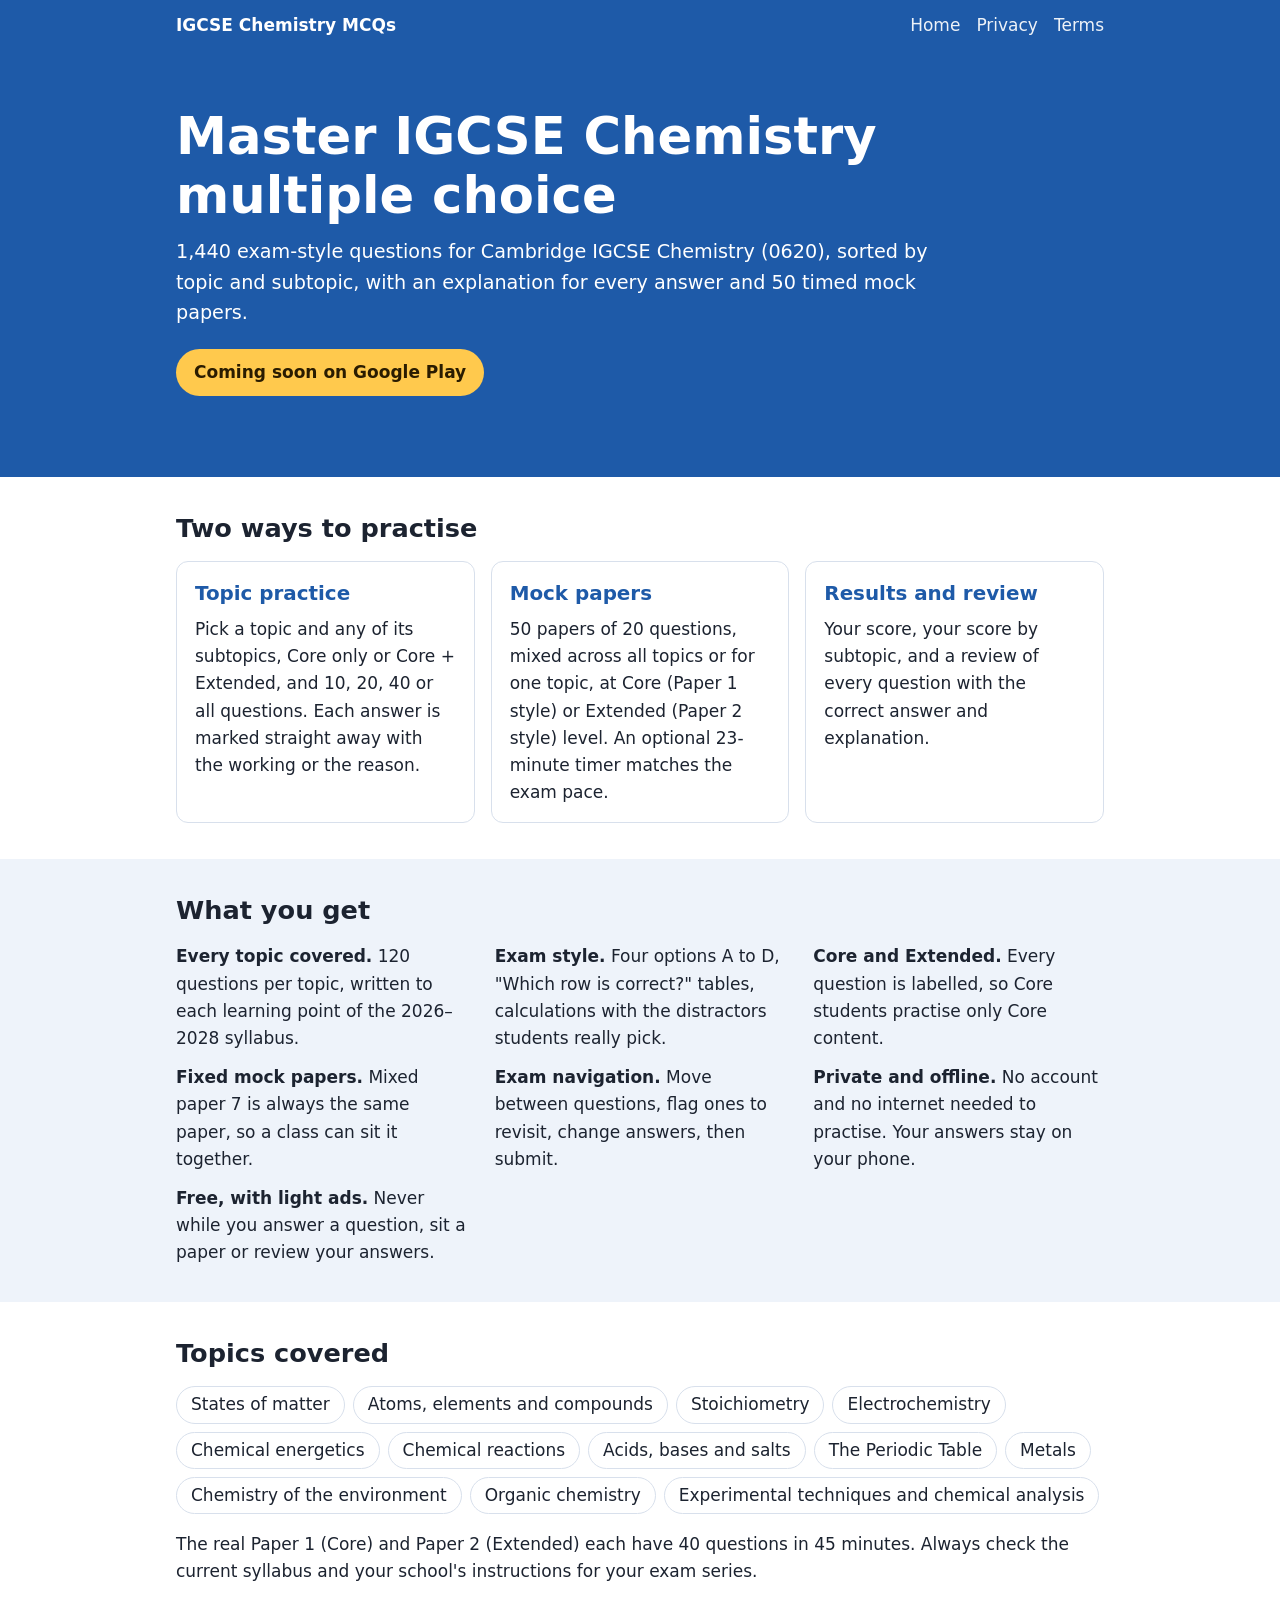
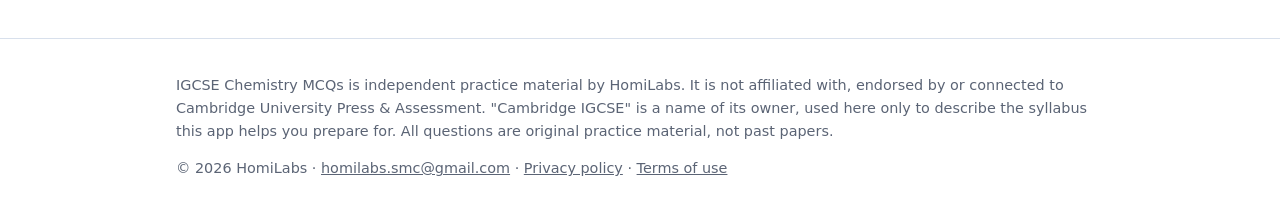
<file: website/index.html>
<!doctype html>
<html lang="en">
<head>
<meta charset="utf-8">
<meta name="viewport" content="width=device-width, initial-scale=1">
<title>IGCSE Chemistry MCQs – topic practice and mock papers</title>
<meta name="description" content="Practise Cambridge IGCSE Chemistry (0620) multiple-choice questions on Android: 1,440 exam-style questions across all twelve topics, topic-wise practice with explanations, and 50 timed mock papers, mixed or by topic. Free, offline, no account.">
<meta property="og:title" content="IGCSE Chemistry MCQs – topic practice and mock papers">
<meta property="og:description" content="1,440 exam-style IGCSE Chemistry MCQs by topic and subtopic, every answer explained, and 50 timed 20-question mock papers for Core and Extended.">
<meta property="og:url" content="https://igcse-chemistry.homilabs.org/">
<meta name="theme-color" content="#1e5aa8">
<link rel="canonical" href="https://igcse-chemistry.homilabs.org/">
<link rel="stylesheet" href="style.css">
</head>
<body>
<header class="top"><div class="wrap">
  <a class="brand" href="index.html">IGCSE Chemistry MCQs</a>
  <nav class="nav"><a href="index.html">Home</a><a href="privacy.html">Privacy</a><a href="terms.html">Terms</a></nav>
</div></header>

<main>
<section class="hero"><div class="wrap">
  <h1>Master IGCSE Chemistry multiple choice</h1>
  <p class="lead">1,440 exam-style questions for Cambridge IGCSE Chemistry (0620), sorted by topic and subtopic, with an explanation for every answer and 50 timed mock papers.</p>
  <p class="cta"><span class="soon">Coming soon on Google Play</span></p>
</div></section>

<section class="wrap" id="modes">
  <h2>Two ways to practise</h2>
  <div class="cards">
    <article><h3>Topic practice</h3><p>Pick a topic and any of its subtopics, Core only or Core + Extended, and 10, 20, 40 or all questions. Each answer is marked straight away with the working or the reason.</p></article>
    <article><h3>Mock papers</h3><p>50 papers of 20 questions, mixed across all topics or for one topic, at Core (Paper 1 style) or Extended (Paper 2 style) level. An optional 23-minute timer matches the exam pace.</p></article>
    <article><h3>Results and review</h3><p>Your score, your score by subtopic, and a review of every question with the correct answer and explanation.</p></article>
  </div>
</section>

<section class="band"><div class="wrap">
  <h2>What you get</h2>
  <ul class="ticks">
    <li><strong>Every topic covered.</strong> 120 questions per topic, written to each learning point of the 2026–2028 syllabus.</li>
    <li><strong>Exam style.</strong> Four options A to D, "Which row is correct?" tables, calculations with the distractors students really pick.</li>
    <li><strong>Core and Extended.</strong> Every question is labelled, so Core students practise only Core content.</li>
    <li><strong>Fixed mock papers.</strong> Mixed paper 7 is always the same paper, so a class can sit it together.</li>
    <li><strong>Exam navigation.</strong> Move between questions, flag ones to revisit, change answers, then submit.</li>
    <li><strong>Private and offline.</strong> No account and no internet needed to practise. Your answers stay on your phone.</li>
    <li><strong>Free, with light ads.</strong> Never while you answer a question, sit a paper or review your answers.</li>
  </ul>
</div></section>

<section class="wrap" id="topics">
  <h2>Topics covered</h2>
  <p class="chips"><span>States of matter</span><span>Atoms, elements and compounds</span><span>Stoichiometry</span><span>Electrochemistry</span><span>Chemical energetics</span><span>Chemical reactions</span><span>Acids, bases and salts</span><span>The Periodic Table</span><span>Metals</span><span>Chemistry of the environment</span><span>Organic chemistry</span><span>Experimental techniques and chemical analysis</span></p>
  <p>The real Paper 1 (Core) and Paper 2 (Extended) each have 40 questions in 45 minutes. Always check the current syllabus and your school's instructions for your exam series.</p>
</section>
</main>
<footer class="foot"><div class="wrap">
  <p>IGCSE Chemistry MCQs is independent practice material by HomiLabs. It is not affiliated with, endorsed by or connected to Cambridge University Press &amp; Assessment. "Cambridge IGCSE" is a name of its owner, used here only to describe the syllabus this app helps you prepare for. All questions are original practice material, not past papers.</p>
  <p>© 2026 HomiLabs · <a href="mailto:homilabs.smc@gmail.com">homilabs.smc@gmail.com</a> · <a href="privacy.html">Privacy policy</a> · <a href="terms.html">Terms of use</a></p>
</div></footer>
</body>
</html>
</file>
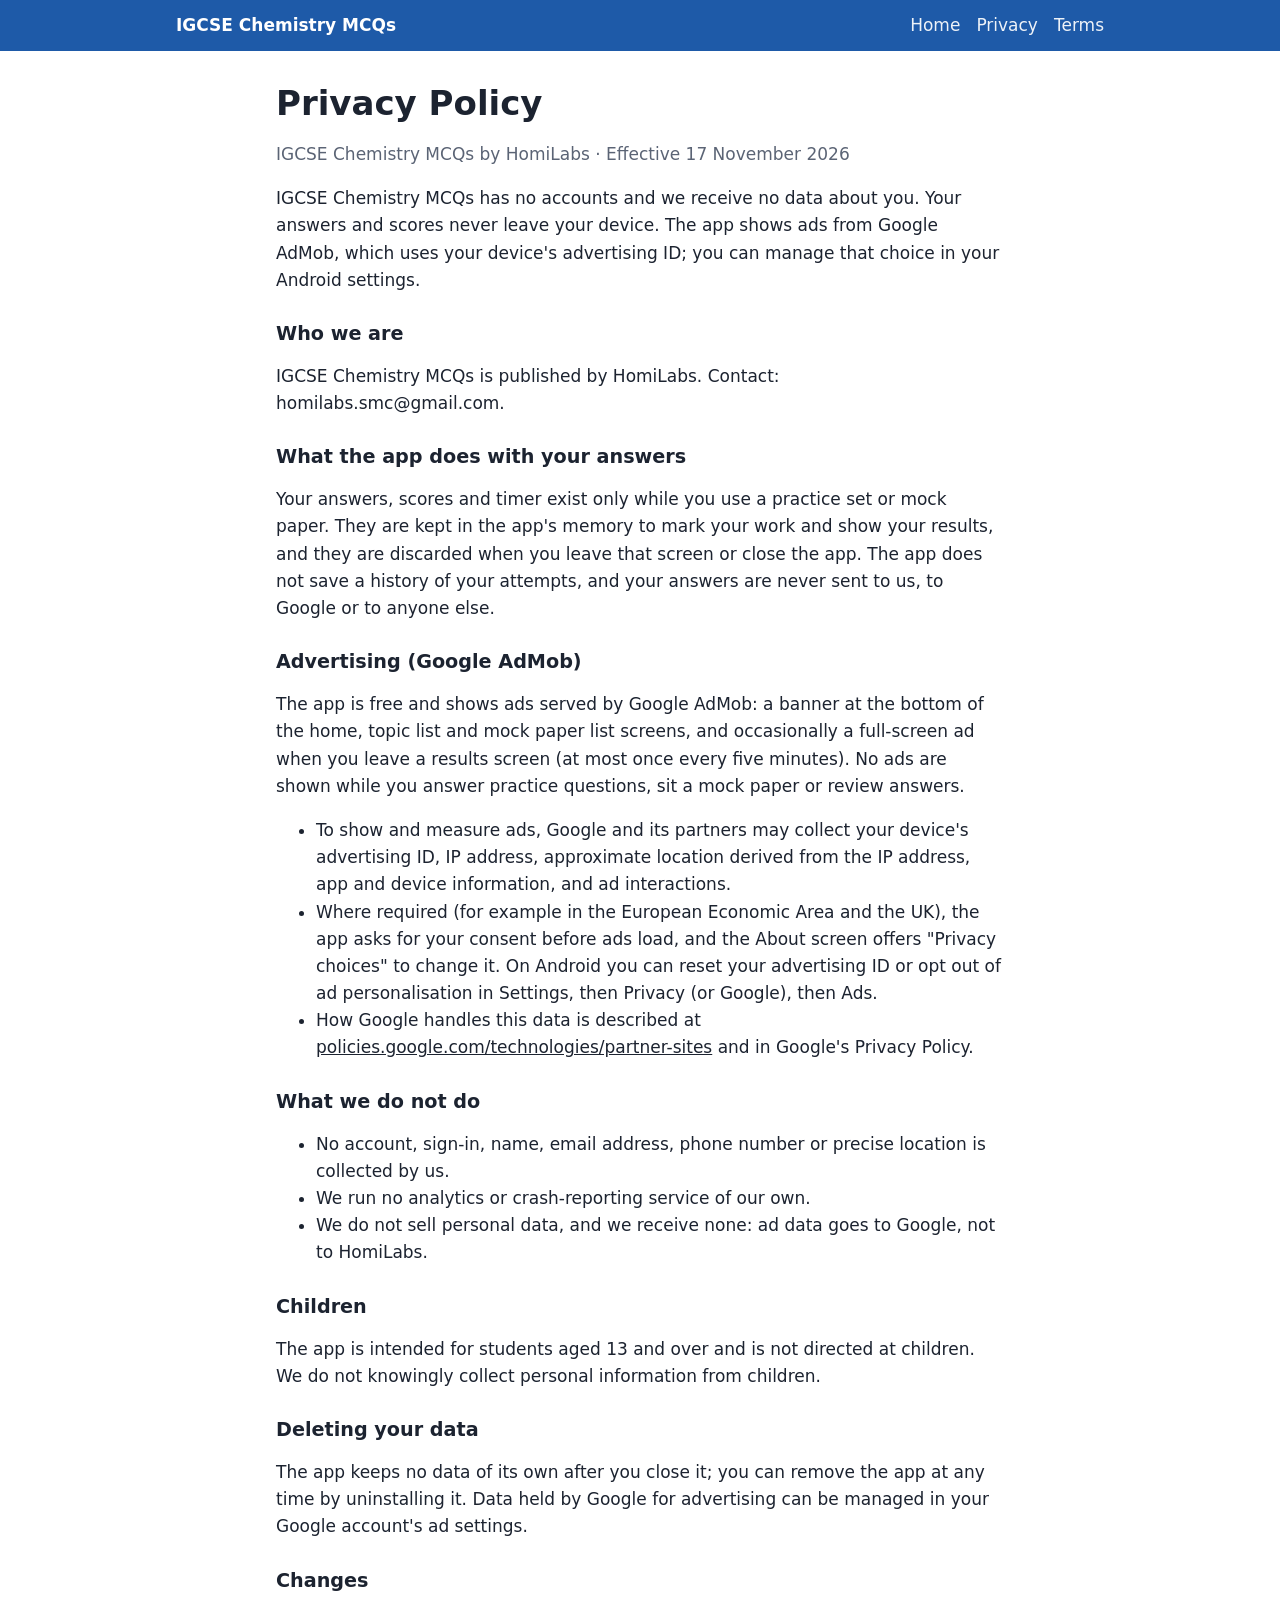
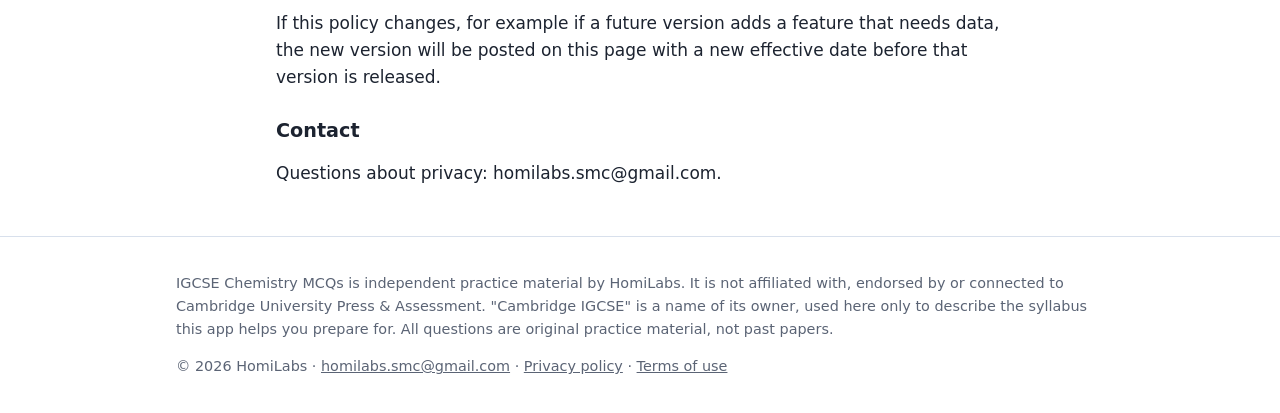
<file: website/privacy.html>
<!doctype html>
<html lang="en">
<head>
<meta charset="utf-8">
<meta name="viewport" content="width=device-width, initial-scale=1">
<title>Privacy Policy – IGCSE Chemistry MCQs</title>
<meta name="description" content="Privacy policy for IGCSE Chemistry MCQs by HomiLabs: no accounts, answers stay on your device, and ads are served by Google AdMob.">
<meta name="theme-color" content="#1e5aa8">
<link rel="canonical" href="https://igcse-chemistry.homilabs.org/privacy.html">
<link rel="stylesheet" href="style.css">
</head>
<body>
<header class="top"><div class="wrap">
  <a class="brand" href="index.html">IGCSE Chemistry MCQs</a>
  <nav class="nav"><a href="index.html">Home</a><a href="privacy.html">Privacy</a><a href="terms.html">Terms</a></nav>
</div></header>
<main class="wrap doc">
<h1>Privacy Policy</h1>
<p class="muted">IGCSE Chemistry MCQs by HomiLabs · Effective 17 November 2026</p>
<p>IGCSE Chemistry MCQs has no accounts and we receive no data about you. Your answers and scores never leave your device. The app shows ads from Google AdMob, which uses your device's advertising ID; you can manage that choice in your Android settings.</p>
<h2>Who we are</h2>
<p>IGCSE Chemistry MCQs is published by HomiLabs. Contact: homilabs.smc@gmail.com.</p>
<h2>What the app does with your answers</h2>
<p>Your answers, scores and timer exist only while you use a practice set or mock paper. They are kept in the app's memory to mark your work and show your results, and they are discarded when you leave that screen or close the app. The app does not save a history of your attempts, and your answers are never sent to us, to Google or to anyone else.</p>
<h2>Advertising (Google AdMob)</h2>
<p>The app is free and shows ads served by Google AdMob: a banner at the bottom of the home, topic list and mock paper list screens, and occasionally a full-screen ad when you leave a results screen (at most once every five minutes). No ads are shown while you answer practice questions, sit a mock paper or review answers.</p>
<ul><li>To show and measure ads, Google and its partners may collect your device's advertising ID, IP address, approximate location derived from the IP address, app and device information, and ad interactions.</li><li>Where required (for example in the European Economic Area and the UK), the app asks for your consent before ads load, and the About screen offers "Privacy choices" to change it. On Android you can reset your advertising ID or opt out of ad personalisation in Settings, then Privacy (or Google), then Ads.</li><li>How Google handles this data is described at <a href="https://policies.google.com/technologies/partner-sites">policies.google.com/technologies/partner-sites</a> and in Google's Privacy Policy.</li></ul>
<h2>What we do not do</h2>
<ul><li>No account, sign-in, name, email address, phone number or precise location is collected by us.</li><li>We run no analytics or crash-reporting service of our own.</li><li>We do not sell personal data, and we receive none: ad data goes to Google, not to HomiLabs.</li></ul>
<h2>Children</h2>
<p>The app is intended for students aged 13 and over and is not directed at children. We do not knowingly collect personal information from children.</p>
<h2>Deleting your data</h2>
<p>The app keeps no data of its own after you close it; you can remove the app at any time by uninstalling it. Data held by Google for advertising can be managed in your Google account's ad settings.</p>
<h2>Changes</h2>
<p>If this policy changes, for example if a future version adds a feature that needs data, the new version will be posted on this page with a new effective date before that version is released.</p>
<h2>Contact</h2>
<p>Questions about privacy: homilabs.smc@gmail.com.</p>
</main>
<footer class="foot"><div class="wrap">
  <p>IGCSE Chemistry MCQs is independent practice material by HomiLabs. It is not affiliated with, endorsed by or connected to Cambridge University Press &amp; Assessment. "Cambridge IGCSE" is a name of its owner, used here only to describe the syllabus this app helps you prepare for. All questions are original practice material, not past papers.</p>
  <p>© 2026 HomiLabs · <a href="mailto:homilabs.smc@gmail.com">homilabs.smc@gmail.com</a> · <a href="privacy.html">Privacy policy</a> · <a href="terms.html">Terms of use</a></p>
</div></footer>
</body>
</html>
</file>
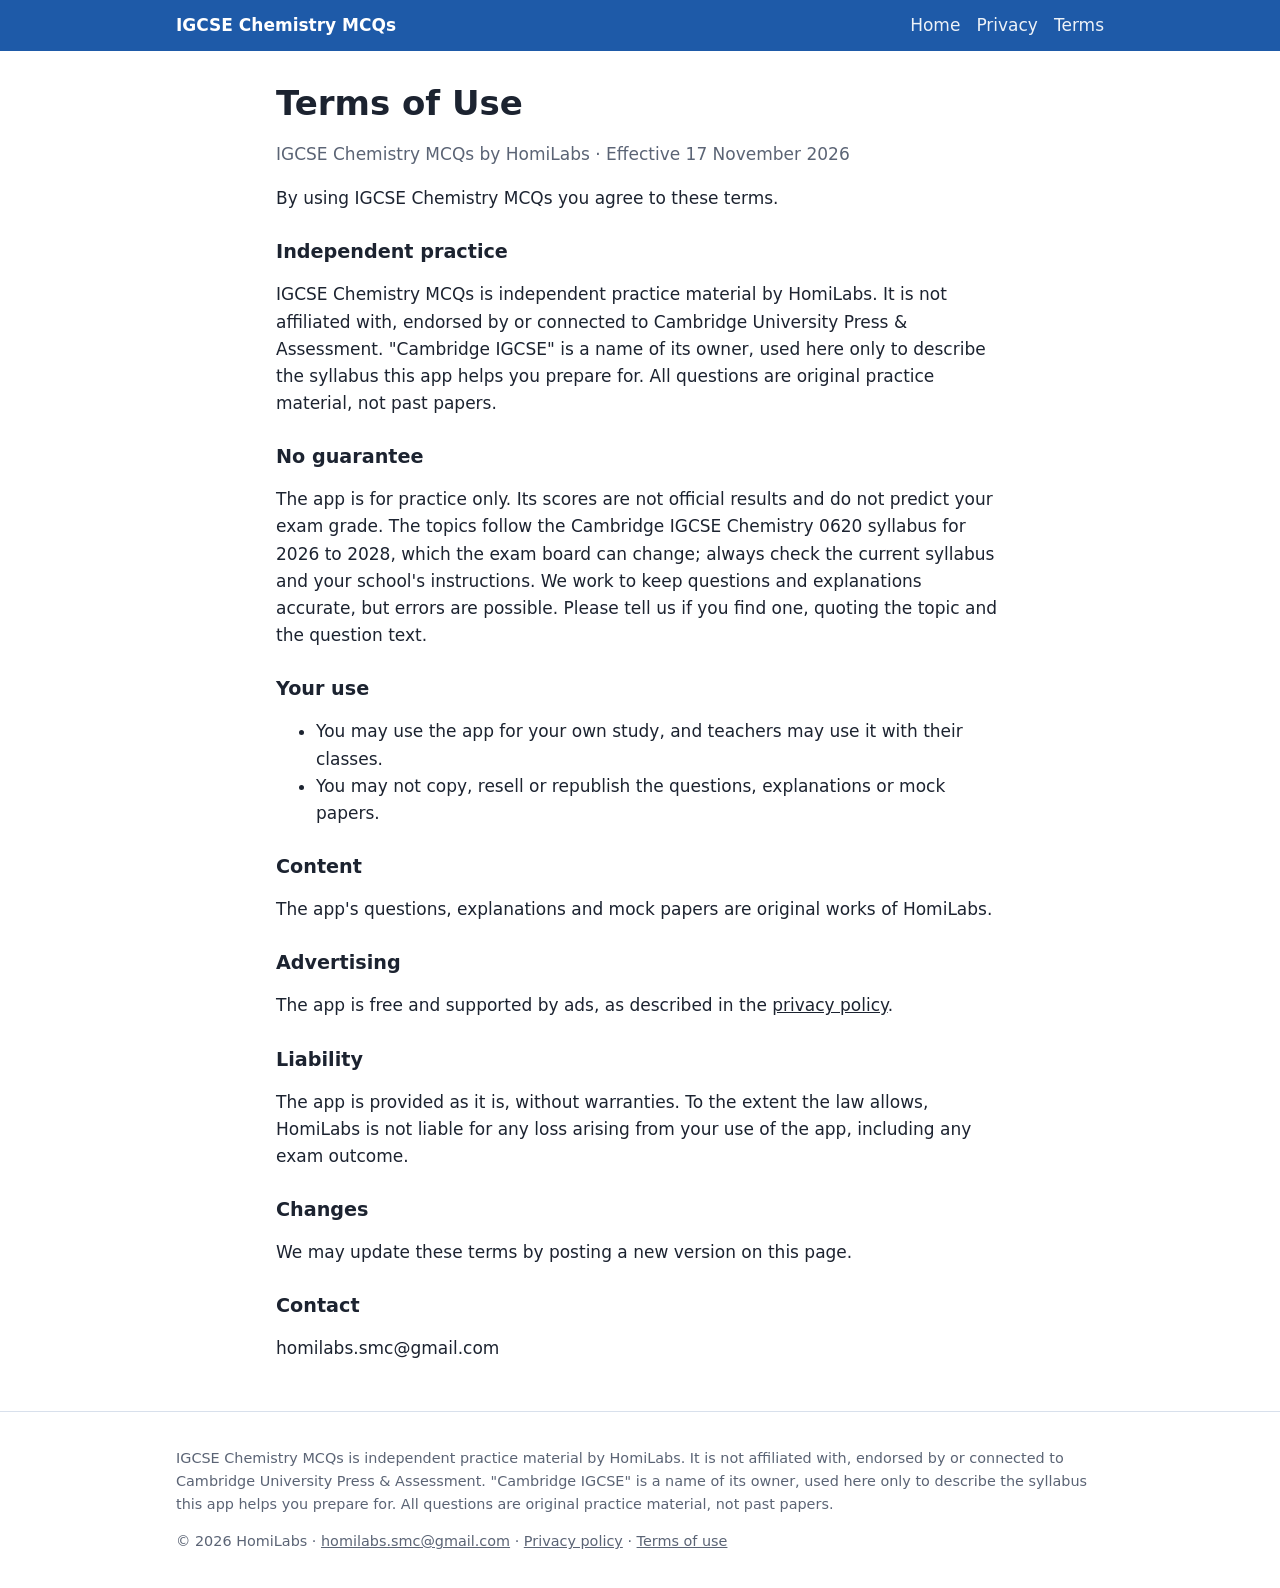
<file: website/terms.html>
<!doctype html>
<html lang="en">
<head>
<meta charset="utf-8">
<meta name="viewport" content="width=device-width, initial-scale=1">
<title>Terms of Use – IGCSE Chemistry MCQs</title>
<meta name="description" content="Terms of use for IGCSE Chemistry MCQs by HomiLabs.">
<meta name="theme-color" content="#1e5aa8">
<link rel="canonical" href="https://igcse-chemistry.homilabs.org/terms.html">
<link rel="stylesheet" href="style.css">
</head>
<body>
<header class="top"><div class="wrap">
  <a class="brand" href="index.html">IGCSE Chemistry MCQs</a>
  <nav class="nav"><a href="index.html">Home</a><a href="privacy.html">Privacy</a><a href="terms.html">Terms</a></nav>
</div></header>
<main class="wrap doc">
<h1>Terms of Use</h1>
<p class="muted">IGCSE Chemistry MCQs by HomiLabs · Effective 17 November 2026</p>
<p>By using IGCSE Chemistry MCQs you agree to these terms.</p>
<h2>Independent practice</h2>
<p>IGCSE Chemistry MCQs is independent practice material by HomiLabs. It is not affiliated with, endorsed by or connected to Cambridge University Press &amp; Assessment. "Cambridge IGCSE" is a name of its owner, used here only to describe the syllabus this app helps you prepare for. All questions are original practice material, not past papers.</p>
<h2>No guarantee</h2>
<p>The app is for practice only. Its scores are not official results and do not predict your exam grade. The topics follow the Cambridge IGCSE Chemistry 0620 syllabus for 2026 to 2028, which the exam board can change; always check the current syllabus and your school's instructions. We work to keep questions and explanations accurate, but errors are possible. Please tell us if you find one, quoting the topic and the question text.</p>
<h2>Your use</h2>
<ul><li>You may use the app for your own study, and teachers may use it with their classes.</li><li>You may not copy, resell or republish the questions, explanations or mock papers.</li></ul>
<h2>Content</h2>
<p>The app's questions, explanations and mock papers are original works of HomiLabs.</p>
<h2>Advertising</h2>
<p>The app is free and supported by ads, as described in the <a href="privacy.html">privacy policy</a>.</p>
<h2>Liability</h2>
<p>The app is provided as it is, without warranties. To the extent the law allows, HomiLabs is not liable for any loss arising from your use of the app, including any exam outcome.</p>
<h2>Changes</h2>
<p>We may update these terms by posting a new version on this page.</p>
<h2>Contact</h2>
<p>homilabs.smc@gmail.com</p>
</main>
<footer class="foot"><div class="wrap">
  <p>IGCSE Chemistry MCQs is independent practice material by HomiLabs. It is not affiliated with, endorsed by or connected to Cambridge University Press &amp; Assessment. "Cambridge IGCSE" is a name of its owner, used here only to describe the syllabus this app helps you prepare for. All questions are original practice material, not past papers.</p>
  <p>© 2026 HomiLabs · <a href="mailto:homilabs.smc@gmail.com">homilabs.smc@gmail.com</a> · <a href="privacy.html">Privacy policy</a> · <a href="terms.html">Terms of use</a></p>
</div></footer>
</body>
</html>
</file>
<file: website/style.css>
:root{--brand:#1e5aa8;--amber:#ffc94d;--ink:#1c2330;--muted:#5b6475;--paper:#fff;--tint:#eef3fa;--line:#d8e0ec}
@media (prefers-color-scheme:dark){:root{--ink:#e6ecf5;--muted:#a3adbd;--paper:#0f141c;--tint:#172030;--line:#2b3546}}
*{box-sizing:border-box}
body{margin:0;background:var(--paper);color:var(--ink);font:17px/1.6 system-ui,-apple-system,"Segoe UI",Roboto,sans-serif}
a{color:inherit}
.wrap{max-width:960px;margin:0 auto;padding:0 16px}
.top{background:var(--brand);color:#fff}
.top .wrap{display:flex;flex-wrap:wrap;gap:8px 20px;align-items:center;justify-content:space-between;padding-block:12px}
.brand{display:flex;gap:10px;align-items:center;font-weight:700;text-decoration:none}
.brand img{border-radius:8px}
.nav{display:flex;gap:16px}
.nav a{text-decoration:none;opacity:.92}
.nav a:hover{text-decoration:underline}
.hero{background:var(--brand);color:#fff;padding:56px 0 64px}
.hero h1{font-size:clamp(2rem,6vw,3.2rem);line-height:1.15;margin:0 0 12px}
.lead{font-size:1.2rem;max-width:40em;margin:0 0 20px}
.soon{display:inline-block;text-decoration:none;background:var(--amber);color:#2a1c00;font-weight:700;padding:10px 18px;border-radius:999px}
section.wrap{padding-block:36px}
h2{font-size:1.6rem;line-height:1.25;margin:0 0 16px}
.cards{display:grid;grid-template-columns:repeat(auto-fit,minmax(240px,1fr));gap:16px}
.cards article{border:1px solid var(--line);border-radius:12px;padding:16px 18px}
.cards h3{margin:0 0 6px;color:var(--brand)}
@media (prefers-color-scheme:dark){.cards h3{color:#8ab4f8}}
.cards p{margin:0}
.band{background:var(--tint);padding:36px 0}
.ticks{margin:0;padding:0;list-style:none;display:grid;grid-template-columns:repeat(auto-fit,minmax(280px,1fr));gap:12px 28px}
.chips{display:flex;flex-wrap:wrap;gap:8px;margin:0 0 16px}
.chips span{border:1px solid var(--line);border-radius:999px;padding:4px 14px}
.doc{padding-block:32px;max-width:760px}
.doc h1{margin:0 0 4px;line-height:1.2}
.doc h2{font-size:1.2rem;margin:28px 0 6px}
.muted{color:var(--muted)}
.foot{border-top:1px solid var(--line);color:var(--muted);font-size:.9rem;padding:20px 0}
</file>
